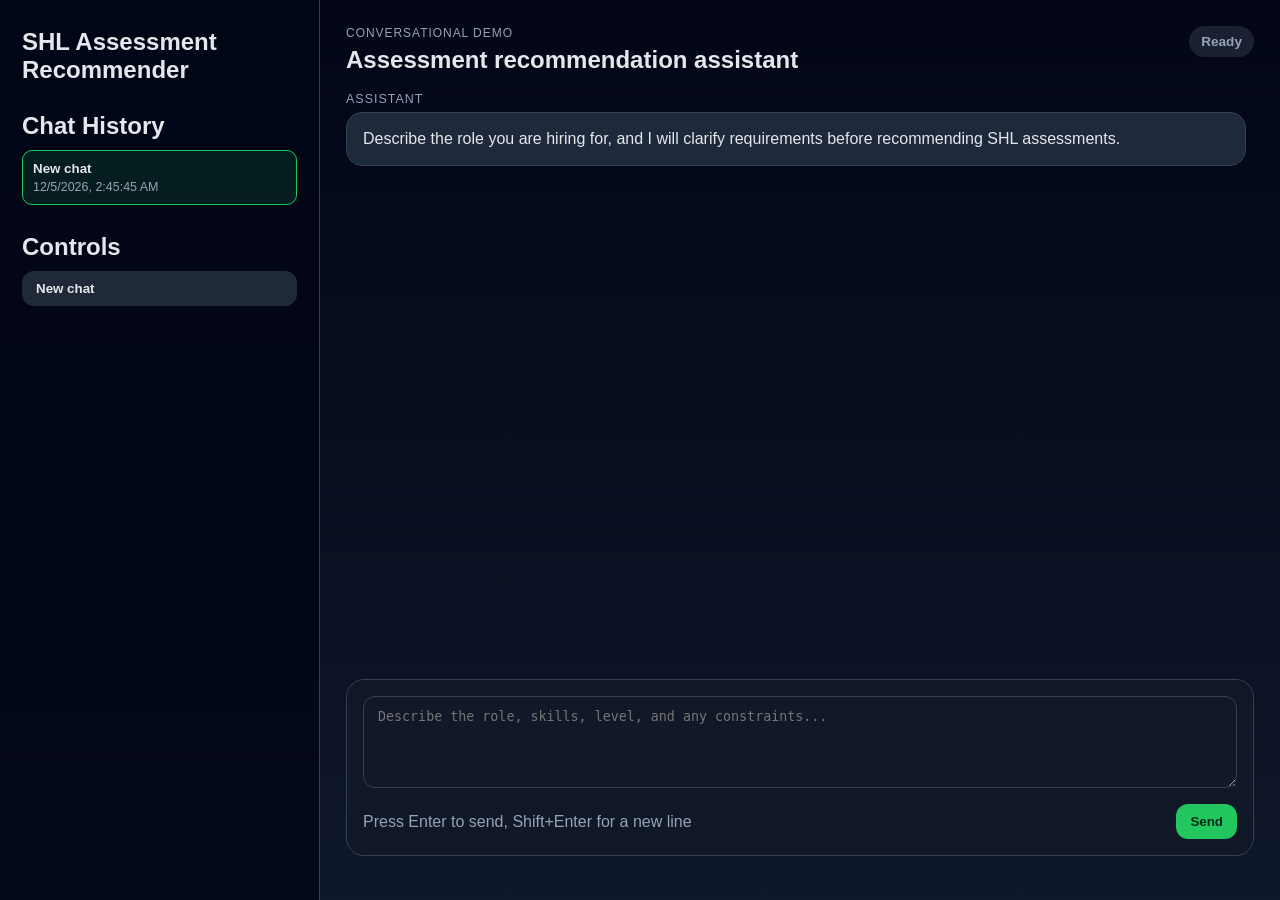
<file: ui/index.html>
﻿<!doctype html>
<html lang="en">
  <head>
    <meta charset="UTF-8" />
    <meta name="viewport" content="width=device-width, initial-scale=1.0" />
    <title>SHL Assessment Recommender UI</title>
    <link rel="stylesheet" href="./styles.css" />
  </head>
  <body>
    <div class="app-shell">
      <aside class="sidebar">
        <h1>SHL Assessment Recommender</h1>
        <div class="sidebar-section">
          <h2>Chat History</h2>
          <div id="chatHistoryList" class="chat-history-list"></div>
        </div>

        <div class="sidebar-section">
          <h2>Controls</h2>
          <button id="newChatButton" class="secondary-button" type="button">New chat</button>
        </div>
      </aside>

      <main class="chat-panel">
        <header class="chat-header">
          <div>
            <p class="eyebrow">Conversational Demo</p>
            <h2>Assessment recommendation assistant</h2>
          </div>
          <span id="statusBadge" class="status-badge status-idle">Ready</span>
        </header>

        <section id="messages" class="messages"></section>

        <section id="recommendationsPanel" class="recommendations-panel hidden">
          <div class="recommendations-header">
            <h3>Recommendations</h3>
            <p>Click any recommendation to view mapped assessment details.</p>
          </div>
          <div id="recommendationsList" class="recommendations-list"></div>
        </section>

        <form id="composer" class="composer">
          <textarea
            id="messageInput"
            class="composer-input"
            rows="3"
            placeholder="Describe the role, skills, level, and any constraints..."
            required
          ></textarea>
          <div class="composer-actions">
            <span class="composer-hint">Press Enter to send, Shift+Enter for a new line</span>
            <button id="sendButton" type="submit" class="primary-button">Send</button>
          </div>
        </form>
      </main>
    </div>

    <template id="messageTemplate">
      <article class="message">
        <div class="message-role"></div>
        <div class="message-bubble"></div>
      </article>
    </template>

    <dialog id="assessmentDialog" class="assessment-dialog">
      <div class="assessment-dialog-header">
        <h3 id="dialogTitle"></h3>
        <button id="closeDialogButton" class="secondary-button" type="button">Close</button>
      </div>
      <div id="dialogBody" class="assessment-dialog-body"></div>
      <p class="dialog-note">
        Note: SHL currently redirects many legacy product URLs to broader landing pages. The details shown here are mapped
        from your local SHL catalog dataset.
      </p>
    </dialog>

    <script src="./app.js"></script>
  </body>
</html>
</file>
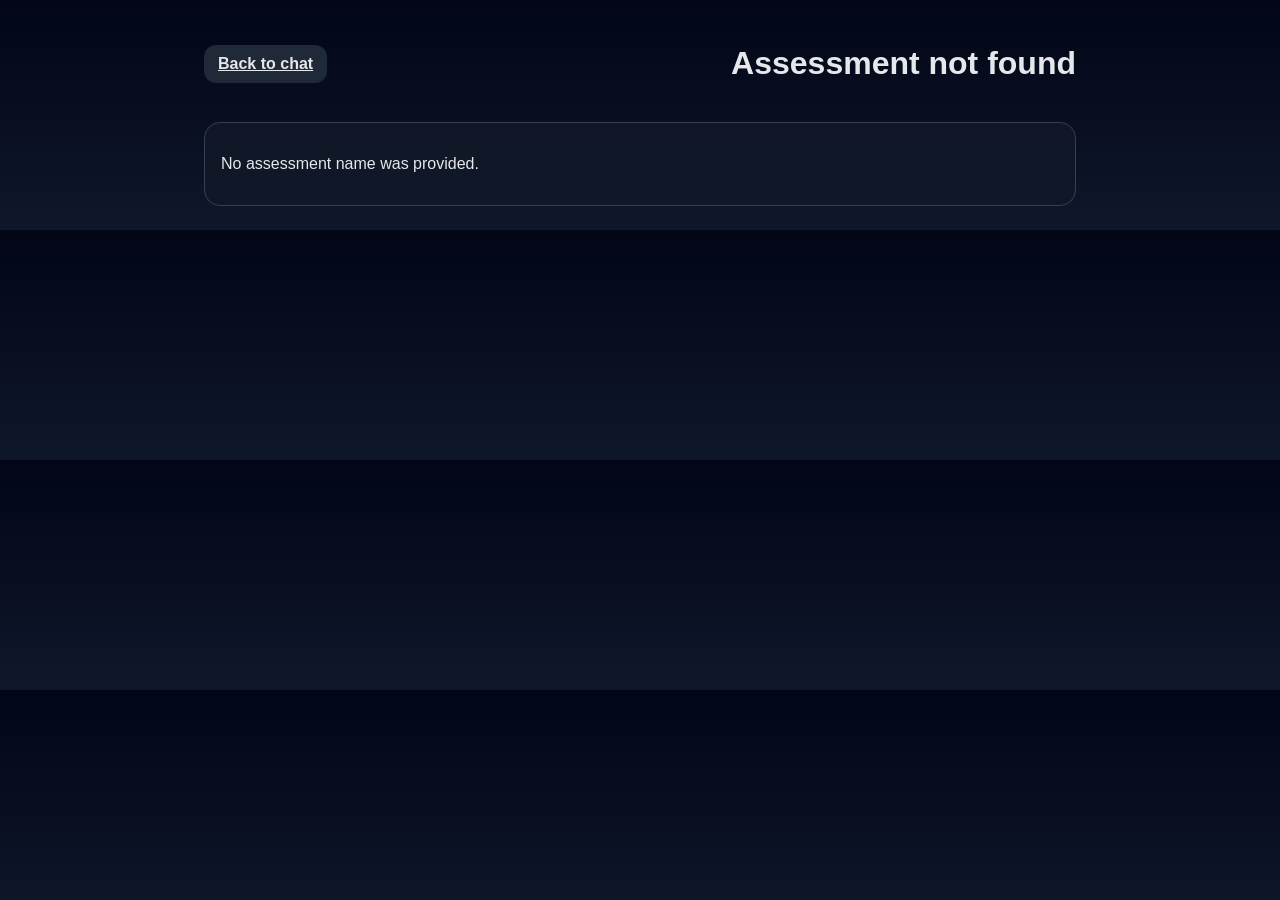
<file: ui/assessment.html>
﻿<!doctype html>
<html lang="en">
  <head>
    <meta charset="UTF-8" />
    <meta name="viewport" content="width=device-width, initial-scale=1.0" />
    <title>Assessment Details</title>
    <link rel="stylesheet" href="./styles.css" />
  </head>
  <body>
    <main class="assessment-page">
      <header class="assessment-page-header">
        <a href="./index.html" class="secondary-button">Back to chat</a>
        <h1 id="assessmentTitle">Assessment</h1>
      </header>
      <section id="assessmentContent" class="assessment-page-content"></section>
    </main>
    <script src="./assessment.js"></script>
  </body>
</html>
</file>
<file: ui/styles.css>
﻿:root {
  color-scheme: dark;
  --bg: #0f172a;
  --panel: #111827;
  --panel-alt: #1f2937;
  --border: #334155;
  --text: #e5e7eb;
  --muted: #94a3b8;
  --accent: #22c55e;
  --accent-strong: #16a34a;
  --assistant: #1e293b;
  --user: #14532d;
  font-family: Inter, Segoe UI, Arial, sans-serif;
}

* {
  box-sizing: border-box;
}

body {
  margin: 0;
  background: linear-gradient(180deg, #020617 0%, #0f172a 100%);
  color: var(--text);
}

.app-shell {
  min-height: 100vh;
  display: grid;
  grid-template-columns: 320px 1fr;
}

.sidebar {
  border-right: 1px solid var(--border);
  background: rgba(2, 6, 23, 0.88);
  padding: 28px 22px;
}

.sidebar h1,
.chat-header h2,
.recommendations-header h3,
.sidebar-section h2 {
  margin: 0;
}

.recommendations-header p,
.composer-hint,
.eyebrow {
  color: var(--muted);
}

.sidebar-section {
  margin-top: 28px;
  display: flex;
  flex-direction: column;
  gap: 10px;
}

.field-label {
  display: block;
  margin-top: 22px;
  margin-bottom: 8px;
  font-size: 0.92rem;
  color: var(--muted);
}

.text-input,
.composer-input {
  width: 100%;
  border: 1px solid var(--border);
  background: var(--panel);
  color: var(--text);
  border-radius: 12px;
  padding: 12px 14px;
}

.primary-button,
.secondary-button {
  border: 0;
  border-radius: 12px;
  padding: 10px 14px;
  cursor: pointer;
  font-weight: 600;
  text-align: left;
}

.secondary-button {
  background: var(--panel-alt);
  color: var(--text);
}

.chat-history-list {
  display: flex;
  flex-direction: column;
  gap: 8px;
  max-height: 52vh;
  overflow-y: auto;
}

.history-item {
  border: 1px solid var(--border);
  background: rgba(30, 41, 59, 0.9);
  color: var(--text);
  border-radius: 10px;
  padding: 10px;
  text-align: left;
  cursor: pointer;
}

.history-item.active {
  border-color: var(--accent);
  background: rgba(22, 163, 74, 0.15);
}

.history-title {
  display: block;
  font-weight: 600;
  margin-bottom: 4px;
}

.history-time {
  display: block;
  color: var(--muted);
  font-size: 0.78rem;
}

.history-empty {
  color: var(--muted);
  font-size: 0.9rem;
  margin: 0;
}

.primary-button {
  background: var(--accent);
  color: #052e16;
}

.primary-button:hover {
  background: var(--accent-strong);
}

.chat-panel {
  display: grid;
  grid-template-rows: auto 1fr auto auto;
  gap: 18px;
  padding: 26px;
}

.chat-header {
  display: flex;
  justify-content: space-between;
  align-items: flex-start;
}

.eyebrow {
  margin: 0 0 6px;
  text-transform: uppercase;
  letter-spacing: 0.08em;
  font-size: 0.75rem;
}

.status-badge {
  padding: 8px 12px;
  border-radius: 999px;
  font-size: 0.85rem;
  font-weight: 700;
}

.status-idle {
  background: rgba(148, 163, 184, 0.16);
  color: var(--muted);
}

.status-loading {
  background: rgba(34, 197, 94, 0.16);
  color: #86efac;
}

.status-error {
  background: rgba(239, 68, 68, 0.16);
  color: #fca5a5;
}

.messages {
  display: flex;
  flex-direction: column;
  gap: 14px;
  min-height: 320px;
  max-height: 58vh;
  overflow-y: auto;
  padding-right: 6px;
}

.message {
  display: flex;
  flex-direction: column;
  gap: 6px;
}

.message-role {
  font-size: 0.78rem;
  letter-spacing: 0.08em;
  text-transform: uppercase;
  color: var(--muted);
}

.message-bubble {
  max-width: 900px;
  white-space: pre-wrap;
  line-height: 1.5;
  border-radius: 16px;
  padding: 14px 16px;
  border: 1px solid var(--border);
}

.message.user .message-bubble {
  background: var(--user);
  margin-left: auto;
}

.message.assistant .message-bubble {
  background: var(--assistant);
}

.recommendations-panel {
  border: 1px solid var(--border);
  border-radius: 18px;
  background: rgba(17, 24, 39, 0.8);
  padding: 18px;
}

.recommendations-list {
  display: grid;
  grid-template-columns: repeat(auto-fit, minmax(260px, 1fr));
  gap: 14px;
}

.recommendation-card {
  border: 1px solid var(--border);
  border-radius: 14px;
  padding: 14px;
  background: rgba(30, 41, 59, 0.66);
  cursor: pointer;
}

.recommendation-card h4 {
  margin: 0 0 8px;
}

.recommendation-card a {
  color: #86efac;
  word-break: break-word;
}

.recommendation-meta {
  margin-top: 10px;
  color: var(--muted);
  font-size: 0.92rem;
}

.assessment-dialog {
  width: min(680px, 92vw);
  border: 1px solid var(--border);
  border-radius: 16px;
  background: #0b1220;
  color: var(--text);
  padding: 18px;
}

.assessment-dialog::backdrop {
  background: rgba(2, 6, 23, 0.75);
}

.assessment-dialog-header {
  display: flex;
  justify-content: space-between;
  gap: 12px;
  align-items: center;
}

.assessment-dialog-body {
  margin-top: 14px;
  display: grid;
  gap: 10px;
}

.assessment-field-label {
  color: var(--muted);
  font-size: 0.85rem;
  text-transform: uppercase;
  letter-spacing: 0.07em;
}

.assessment-field-value {
  margin-top: 4px;
}

.dialog-note {
  color: var(--muted);
  margin-top: 14px;
  font-size: 0.9rem;
}

.composer {
  border: 1px solid var(--border);
  border-radius: 18px;
  background: rgba(17, 24, 39, 0.9);
  padding: 16px;
}

.composer-input {
  resize: vertical;
  min-height: 92px;
}

.composer-actions {
  margin-top: 12px;
  display: flex;
  justify-content: space-between;
  align-items: center;
}

.hidden {
  display: none;
}

@media (max-width: 980px) {
  .app-shell {
    grid-template-columns: 1fr;
  }

  .sidebar {
    border-right: 0;
    border-bottom: 1px solid var(--border);
  }
}
.assessment-page {
  max-width: 920px;
  margin: 0 auto;
  padding: 24px;
}

.assessment-page-header {
  display: flex;
  align-items: center;
  justify-content: space-between;
  gap: 14px;
  margin-bottom: 18px;
}

.assessment-page-content {
  border: 1px solid var(--border);
  border-radius: 16px;
  padding: 16px;
  background: rgba(17, 24, 39, 0.9);
}

.assessment-detail-card {
  display: grid;
  gap: 10px;
}

.assessment-link {
  color: #86efac;
  text-decoration: underline;
}
</file>
